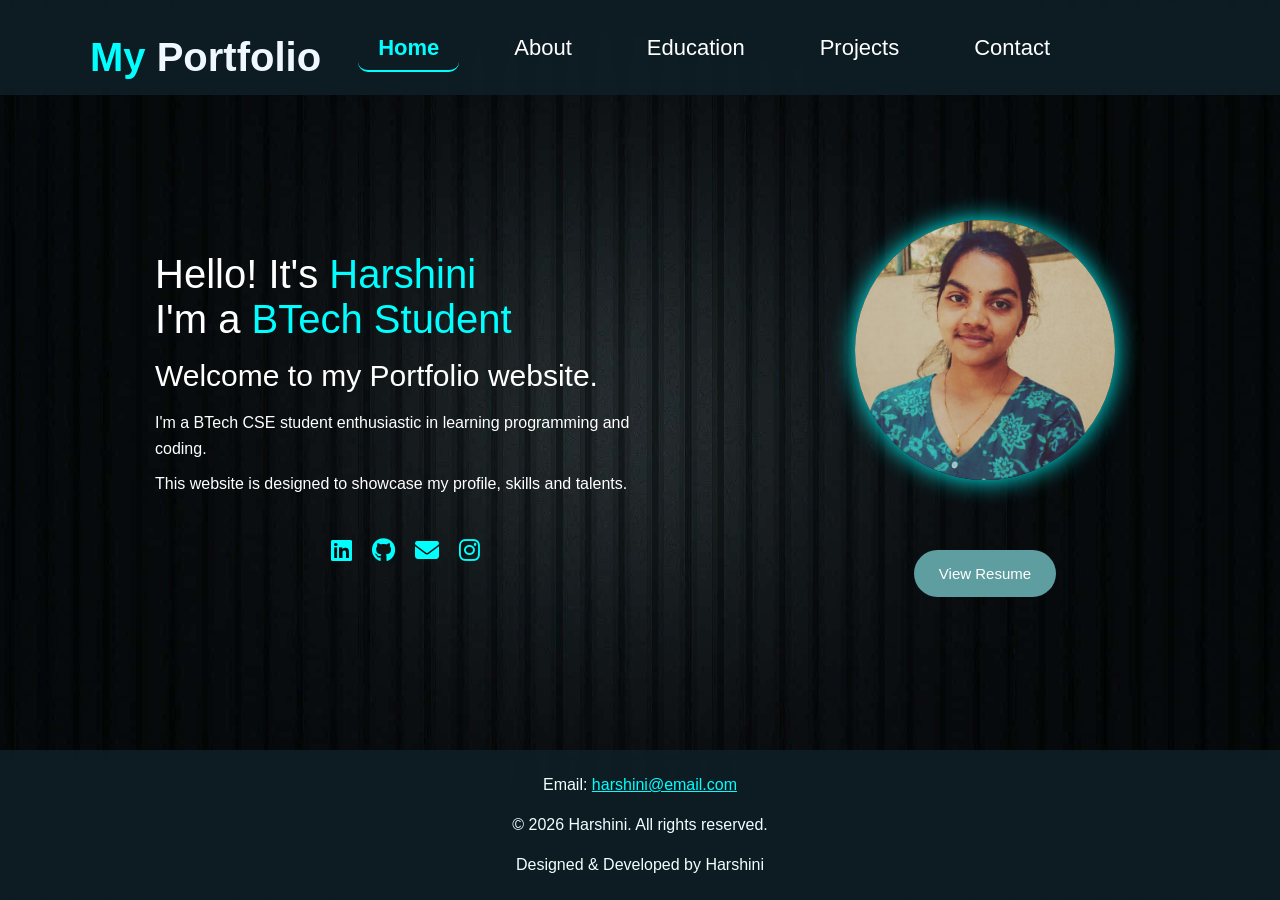
<file: index.html>
<!DOCTYPE html>
<html lang="en">
<head>
    <meta charset="UTF-8">
    <title>My Portfolio</title>
    <meta name="viewport" content = "width=device-width, initial-scale=1.0">
    <link rel="stylesheet" href="home.css">

    <link rel="stylesheet"
     href="https://cdnjs.cloudflare.com/ajax/libs/font-awesome/6.5.0/css/all.min.css">
</head>
<body>

    <nav class="navbar">
        <div class="logo"><span>My </span>Portfolio</div>

        <ul class="nav-links">
            <li><a href="index.html" class="active">Home</a></li>
            <li><a href="about.html">About</a></li>
            <li><a href="education.html">Education</a></li>
            <li><a href="skills.html">Projects</a></li>
            <li><a href="contact.html">Contact</a></li>
        </ul>
    </nav>

    <div class="description">

        <div class="text fade-in">

            <strong>Hello! It's <span>Harshini</span></strong><br>
            <strong>I'm a <span>BTech Student</span></strong>

            <p id="a">Welcome to my Portfolio website.</p>
            <p>I'm a BTech CSE student enthusiastic in learning programming and coding.</p>
            <p>This website is designed to showcase my profile, skills and talents.</p>

            <div class="social-icons">
                <a href="https://www.linkedin.com/in/harshini-vedulla-7b301a3a8" target="_blank"><i class="fab fa-linkedin"></i></a>
                <a href="https://github.com/harshinivsvs" target="_blank"><i class="fab fa-github"></i></a>
                <a href="mailto:harshinivedulla@outlook.com" target="_blank"><i class="fas fa-envelope"></i></a>
                <a href="https://www.instagram.com/harshinivedulla" target="_blank"><i class="fab fa-instagram"></i></a>
            </div>

        </div>

        <div class="image-section fade-in">

            <img src="picportfolio.jpeg" alt="Profile Image">

           <a href="resume/resume.html" target="_blank" class="resume-btn">View Resume</a>

        </div>

    </div>
    <footer class="foot">
        <p>Email: <a href="mailto:harshinivsvs@gmail.com" class="footer-link">harshini@email.com</a></p>
        <p>© 2026 Harshini. All rights reserved.</p>
        <p>Designed & Developed by Harshini</p>
    </footer>
</body>
</html>
</file>
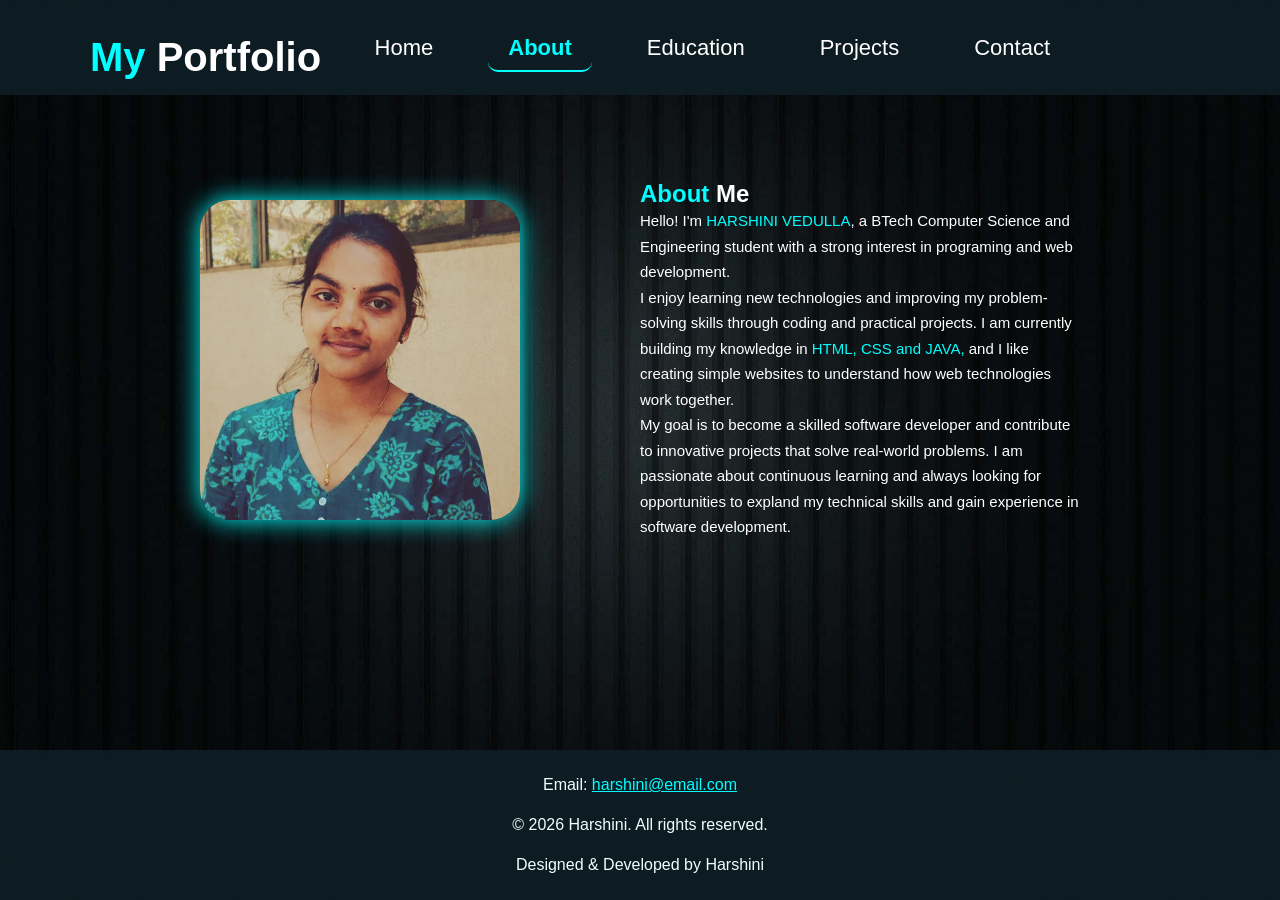
<file: about.html>
<!DOCTYPE html>
<html lang="en">
<head>
    <meta charset="UTF-8">
    <meta name="viewport" content="width=device-width, initial-scale=1.0">
    <title>Document</title>
    <link rel="stylesheet" href="about.css">
</head>
<body style="background-color: black;">
   <nav class="navbar">
        <div class="logo"><span>My </span>Portfolio</div>

        <ul class="nav-links">
            <li><a href="index.html">Home</a></li>
            <li><a href="about.html" class="active">About</a></li>
            <li><a href="education.html">Education</a></li>
            <li><a href="skills.html">Projects</a></li>
            <li><a href="contact.html">Contact</a></li>
        </ul>
    </nav>
    <section class ="aboutme fade-in">
    <div class="image">
        <img src="picportfolio.jpeg">
    </div>
    <div class="text">
            <h1><span>About </span>Me</h1>
            <p>Hello! I'm <span>HARSHINI VEDULLA</span>, a BTech Computer Science and Engineering student with a strong interest in programing and web development. </p><p>I enjoy learning new technologies and improving my problem-solving skills through coding and practical projects.
        I am currently building my knowledge in <span>HTML, CSS and JAVA,</span> and I like creating simple websites to understand how web technologies work together. </p><p> My goal is to become a skilled software developer and contribute to innovative projects that solve real-world problems.
    I am passionate about continuous learning and always looking for opportunities to expland my technical skills and gain experience in software development.</p>
    </div>    
    </section>
     <footer class="foot">
        <p>Email: <a href="mailto:harshinivsvs@gmail.com" class="footer-link">harshini@email.com</a></p>
        <p>© 2026 Harshini. All rights reserved.</p>
        <p>Designed & Developed by Harshini</p>
    </footer>
</body>
</html>
</file>
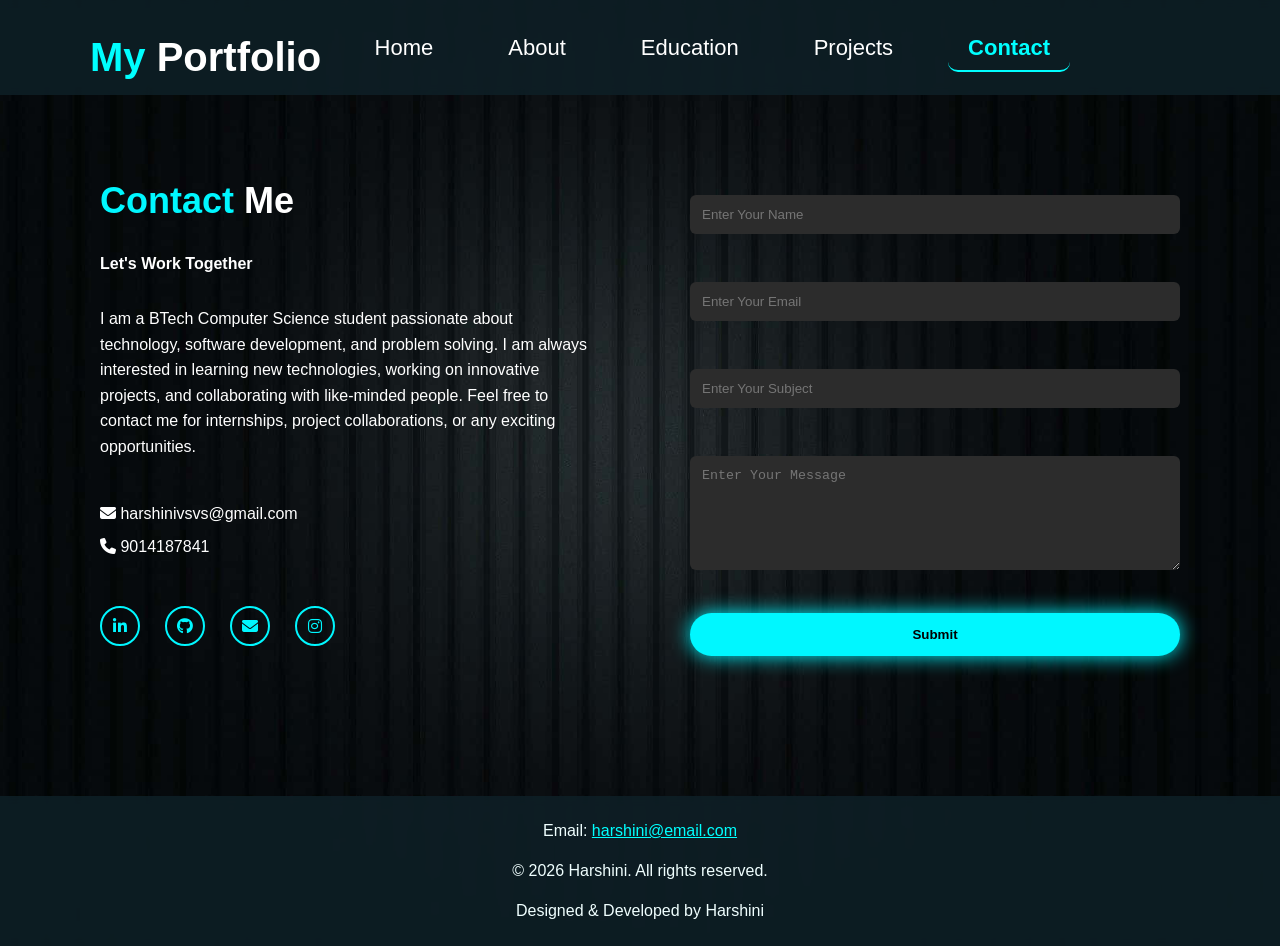
<file: contact.html>
<!DOCTYPE html>
<html lang="en">
<head>
    <meta charset="UTF-8">
    <meta name="viewport" content="width=device-width, initial-scale=1.0">
    <title>Document</title>
    <link rel="stylesheet" href="contact.css">
   
    <link rel="stylesheet"
     href="https://cdnjs.cloudflare.com/ajax/libs/font-awesome/6.5.0/css/all.min.css">
</head>
<body>
   
    <nav class="navbar">
        <div class="logo"><span>My </span>Portfolio</div>

        <ul class="nav-links">
            <li><a href="index.html">Home</a></li>
            <li><a href="about.html">About</a></li>
            <li><a href="education.html">Education</a></li>
            <li><a href="skills.html">Projects</a></li>
            <li><a href="contact.html" class="active">Contact</a></li>
        </ul>
    </nav>
    <section class="contact" id="contact">

    <div class="contact-container fade-in">

        <div class="contact-left">
            <h2><span>Contact </span>Me</h2>

            <h4>Let's Work Together</h4>

            <p>
                I am a BTech Computer Science student passionate about technology,
                software development, and problem solving. I am always interested in
                learning new technologies, working on innovative projects, and
                collaborating with like-minded people.

                Feel free to contact me for internships, project collaborations,
                or any exciting opportunities.
            </p>

            <div class="contact-info">
                <p><i class="fa-solid fa-envelope"></i> harshinivsvs@gmail.com</p>
                <p><i class="fa-solid fa-phone"></i> 9014187841</p>
            </div>

            <div class="social-icons">
                <a href="https://www.linkedin.com/in/harshini-vedulla-7b301a3a8" target="_blank"><i class="fa-brands fa-linkedin-in"></i></a>
                <a href="https://github.com/harshinivsvs" target="_blank"><i class="fa-brands fa-github"></i></a>
                <a href="mailto:harshinivedulla@outlook.com" target="_blank"><i class="fas fa-envelope"></i></a>
                <a href="https://www.instagram.com/harshinivedulla" target="_blank"><i class="fa-brands fa-instagram"></i></a>
               
            </div>

        </div>

        <div class="contact-right">

            <form>
                <input type="text" placeholder="Enter Your Name" required>
                <input type="email" placeholder="Enter Your Email" required>
                <input type="text" placeholder="Enter Your Subject">
                <textarea rows="6" placeholder="Enter Your Message"></textarea>

                <button type="submit">Submit</button>
            </form>

        </div>

    </div>

    </section>
    <footer class="foot">
        <p>Email: <a href="mailto:harshinivsvs@gmail.com" class="footer-link">harshini@email.com</a></p>
        <p>© 2026 Harshini. All rights reserved.</p>
        <p>Designed & Developed by Harshini</p>
    </footer>
</body>
</html>
</file>
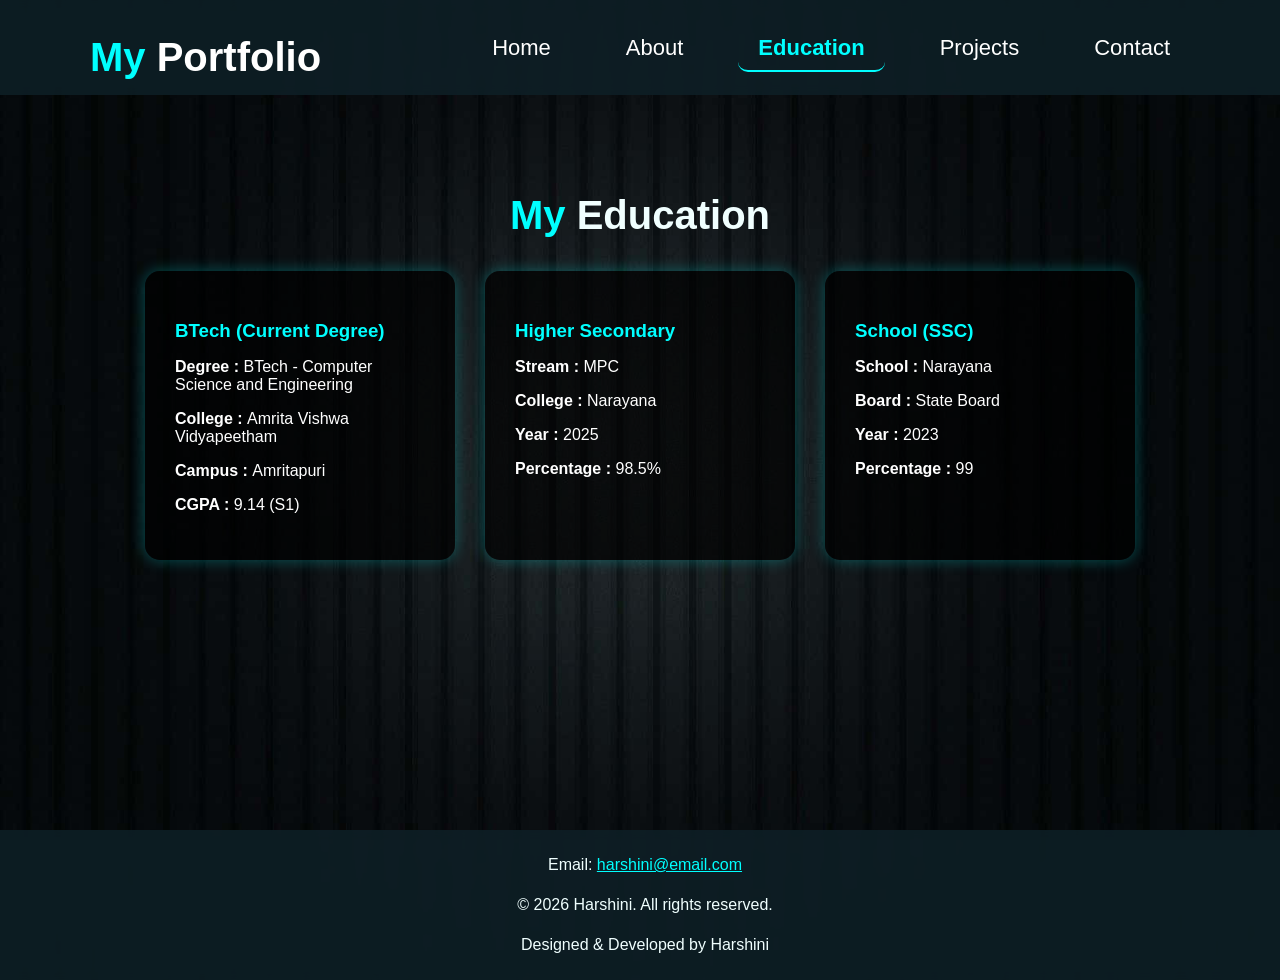
<file: education.html>
<!DOCTYPE html>
<html lang="en">
<head>
    <meta charset="UTF-8">
    <meta name="viewport" content="width=device-width, initial-scale=1.0">
    <title>Document</title>
    <link rel="stylesheet" href="education.css">
</head>
<body>
    
    <nav class="navbar">
        <div class="logo"><span>My </span>Portfolio</div>

        <ul class="nav-links">
            <li><a href="index.html" >Home</a></li>
            <li><a href="about.html">About</a></li>
            <li><a href="education.html" class="active">Education</a></li>
            <li><a href="skills.html">Projects</a></li>
            <li><a href="contact.html">Contact</a></li>
        </ul>
    </nav>
    
    <section class="education-section fade-in">
        <h2 class="education-title"><span>My </span>Education</h2>
        <div class="education-container">
            <div class="edu-card">
                <h3>BTech (Current Degree)</h3>
                    <p><strong>Degree : </strong> BTech - Computer Science and Engineering</p>
                    <p><strong>College : </strong> Amrita Vishwa Vidyapeetham</p>
                    <p><strong>Campus : </strong> Amritapuri</p>
                    <p><strong>CGPA : </strong> 9.14 (S1)</p>
            </div>

            <div class="edu-card">
                <h3>Higher Secondary</h3>
                    <p><strong>Stream : </strong> MPC</p>
                    <p><strong>College : </strong> Narayana</p>
                    <p><strong>Year : </strong> 2025</p>
                    <p><strong>Percentage : </strong> 98.5%</p>
            </div>

            <div class="edu-card">
                <h3>School (SSC)</h3>
                    <p><strong>School : </strong> Narayana</p>
                    <p><strong>Board : </strong> State Board</p>
                    <p><strong>Year : </strong> 2023</p>
                    <p><strong>Percentage : </strong> 99</p>
            </div>
        </div>
    </section>
    <footer class="foot">
        <p>Email: <a href="mailto:harshinivsvs@gmail.com" class="footer-link">harshini@email.com</a></p>
        <p>© 2026 Harshini. All rights reserved.</p>
        <p>Designed & Developed by Harshini</p>
    </footer>
</body>
</html>
</file>
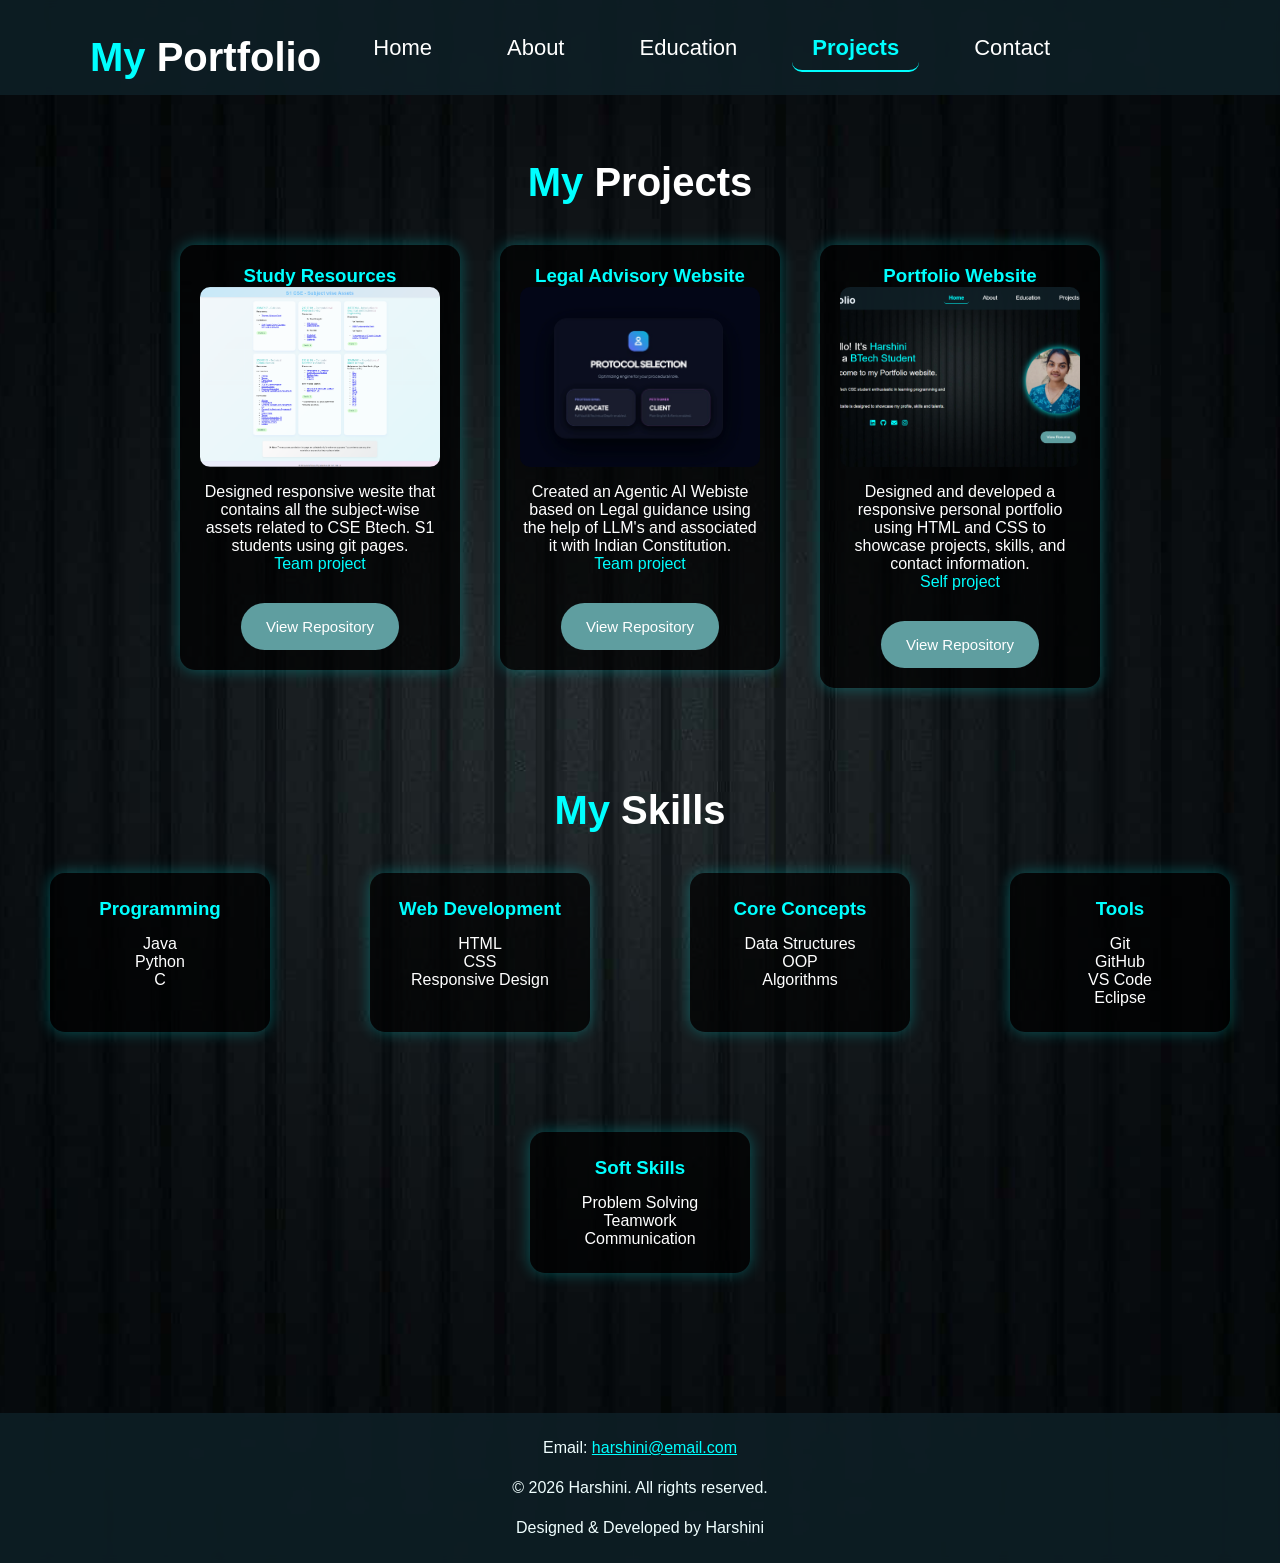
<file: skills.html>
<!DOCTYPE html>
<html lang="en">
<head>
    <meta charset="UTF-8">
    <meta name="viewport" content="width=device-width, initial-scale=1.0">
    <title>Document</title>
    <link rel="stylesheet" href="skills.css">
</head>
<body>
    
    <nav class="navbar">
        <div class="logo"><span>My </span>Portfolio</div>

        <ul class="nav-links">
            <li><a href="index.html" >Home</a></li>
            <li><a href="about.html">About</a></li>
            <li><a href="education.html">Education</a></li>
            <li><a href="skills.html" class="active">Projects</a></li>
            <li><a href="contact.html">Contact</a></li>
        </ul>
    </nav>
    <section class="projects fade-in">

    <h2 class="projects-title"><span>My </span>Projects</h2>

    <div class="project-container">

    <div class="project-card">
        <h3><span>Study Resources</span></h3>
        <img src="project1.png" alt="Eduactional assets">
        <p>Designed responsive wesite that contains all the subject-wise assets related to CSE Btech. S1 students using git pages.</p>
        <p><span>Team project</span></p>
        <a href="https://github.com/TulasiLasya/AVP-Project/tree/main" target="_blank" class="repo-btn">View Repository</a>
    </div>


    <div class="project-card">
        <h3><span>Legal Advisory Website</span></h3>
        <img src="project2.jpeg" alt="Lex Track">
        <p>Created an Agentic AI Webiste based on Legal guidance using the help of LLM's and associated it with Indian Constitution.</p>
        <p><span>Team project</span></p>
        <a href="https://github.com/epochon/OmniBots.git" target="_blank" class="repo-btn">View Repository</a>
    </div>


    <div class="project-card">
        <h3><span>Portfolio Website</span></h3>
        <img src="project3.png" alt="Portfolio">
        <p>Designed and developed a responsive personal portfolio using HTML and CSS to showcase projects, skills, and contact information.</p>
        <p><span>Self project</span></p>
        <a href="https://github.com/harshinivsvs/Portfolio" target="_blank" class="repo-btn">View Repository</a>
    </div>

    </div>

    </section>
        <section class="skills-section fade-in">

        <h2 class="skills-title"><span>My </span>Skills</h2>

        <div class="skills-container">

        <div class="skill-box">
            <h3>Programming</h3>
            <p>Java</p>
            <p>Python</p>
            <p>C</p>
        </div>

        <div class="skill-box">
            <h3>Web Development</h3>
            <p>HTML</p>
            <p>CSS</p>
            <p>Responsive Design</p>
        </div>

        <div class="skill-box">
            <h3>Core Concepts</h3>
            <p>Data Structures</p>
            <p>OOP</p>
            <p>Algorithms</p>
        </div>

        <div class="skill-box">
            <h3>Tools</h3>
            <p>Git</p>
            <p>GitHub</p>
            <p>VS Code</p>
            <p>Eclipse</p>
        </div>

        <div class="skill-box">
            <h3>Soft Skills</h3>
            <p>Problem Solving</p>
            <p>Teamwork</p>
            <p>Communication</p>
        </div>

    </div>
    </section>
     <footer class="foot">
        <p>Email: <a href="mailto:harshinivsvs@gmail.com" class="footer-link">harshini@email.com</a></p>
        <p>© 2026 Harshini. All rights reserved.</p>
        <p>Designed & Developed by Harshini</p>
    </footer>
</body>
</html>
</file>
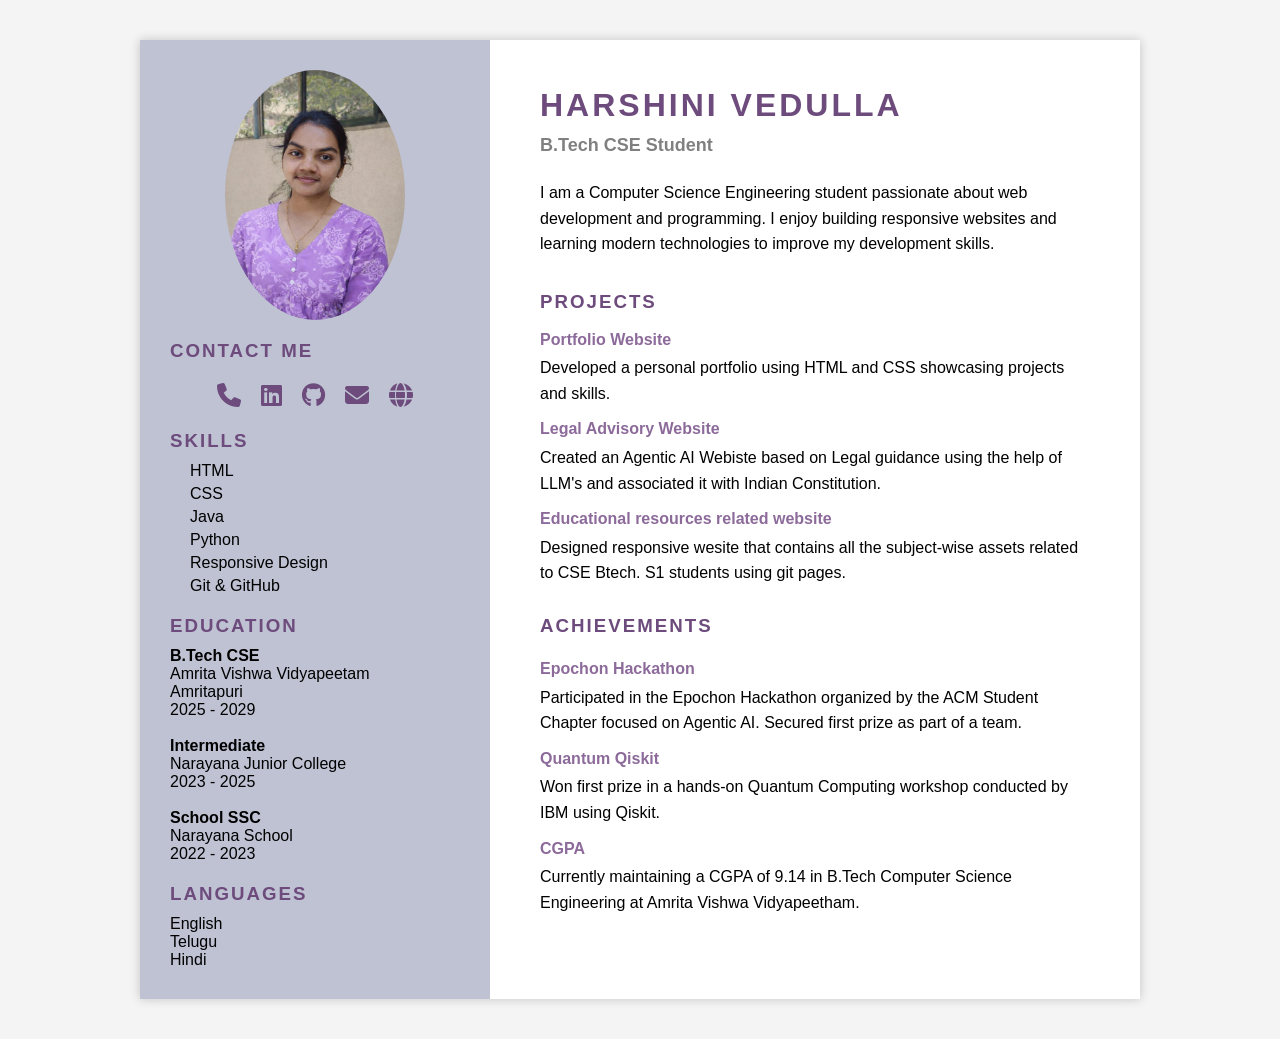
<file: resume/resume.html>
<!DOCTYPE html>
<html lang="en">
<head>
    <meta charset="UTF-8">
    <meta name="viewport" content="width=device-width, initial-scale=1.0">
    <title>Document</title>
    <link rel="stylesheet" href="resume.css">
</head>
<body>
    <!DOCTYPE html>
<html lang="en">
<head>
<meta charset="UTF-8">
<meta name="viewport" content="width=device-width, initial-scale=1.0">
<title>Harshini Resume</title>
<link rel="stylesheet" href="resume.css">
<link rel="stylesheet" href="https://cdnjs.cloudflare.com/ajax/libs/font-awesome/6.5.0/css/all.min.css">
</head>

<body>

<div class="container">

    <div class="left">

        <div class="profile">
            <img src="../resumepic.jpeg" alt="profile">
        </div>

        <div class="contact">
            <h3>CONTACT ME</h3>
            <div class="social-icons">
                <a href="tel:+919014187841"><i class="fa-solid fa-phone"></i></a>
                <a href="https://www.linkedin.com/in/harshini-vedulla-7b301a3a8" target="_blank"><i class="fab fa-linkedin"></i></a>
                <a href="https://github.com/harshinivsvs" target="_blank"><i class="fab fa-github"></i></a>
                <a href="mailto:harshinivedulla@outlook.com" target="_blank"><i class="fas fa-envelope"></i></a>
                <a href="https://harshinivsvs.github.io/Portfolio/" target="_blank"><i class="fa-solid fa-globe"></i></a>
            </div>
        </div>

        <div class="skills">
            <h3>SKILLS</h3>
            <ul style="list-style-type: none;">
                <li>HTML</li>
                <li>CSS</li>
                <li>Java</li>
                <li>Python</li>
                <li>Responsive Design</li>
                <li>Git & GitHub</li>
            </ul>
        </div>

        <div class="education">
            <h3>EDUCATION</h3>

            <p><b>B.Tech CSE</b></p>
            <p>Amrita Vishwa Vidyapeetam</p>
            <p>Amritapuri</p>
            <p>2025 - 2029</p>

            <br>

            <p><b>Intermediate</b></p>
            <p>Narayana Junior College</p>
            <p>2023 - 2025</p>

            <br>

            <p><b>School SSC</b></p>
            <p>Narayana School</p>
            <p>2022 - 2023</p>
        </div>

        <div class="language">
            <h3>LANGUAGES</h3>
            <p>English</p>
            <p>Telugu</p>
            <p>Hindi</p>
        </div>

    </div>

    <div class="right">

        <div class="header">
            <h1>HARSHINI VEDULLA</h1>
            <h2>B.Tech CSE Student</h2>
        </div>

        <div class="about">
            <p>
            I am a Computer Science Engineering student passionate about web development
            and programming. I enjoy building responsive websites and learning modern
            technologies to improve my development skills.
            </p>
        </div>

        <div class="projects">
            <h3>PROJECTS</h3>

            <h4>Portfolio Website</h4>
            <p>Developed a personal portfolio using HTML and CSS showcasing projects and skills.</p>

            <h4>Legal Advisory Website</h4>
            <p>Created an Agentic AI Webiste based on Legal guidance using the help of LLM's and associated it with Indian Constitution.</p>

            <h4>Educational resources related website</h4>
            <p>Designed responsive wesite that contains all the subject-wise assets related to CSE Btech. S1 students using git pages.</p>
        </div>
        <div class="activities">
            <h3>ACHIEVEMENTS</h3>
            <h4>Epochon Hackathon</h4>
            <p>Participated in the Epochon Hackathon organized by the ACM Student Chapter focused on Agentic AI. Secured first prize as part of a team.</p>
            <h4>Quantum Qiskit</h4>
            <p>Won first prize in a hands-on Quantum Computing workshop conducted by IBM using Qiskit.</p>
            <h4>CGPA</h4>
            <p>Currently maintaining a CGPA of 9.14 in B.Tech Computer Science Engineering at Amrita Vishwa Vidyapeetham.</p>
        </div>

    </div>

</div>

</body>
</html>
</file>
<file: home.css>
* {
    margin: 0;
    padding: 0;
    box-sizing: border-box;
}

body {
    margin: 0;
    font-family: Arial, sans-serif;
    background: linear-gradient(to right, #0f2027, #203a43, #2c5364);
    color: white;
    background-image: url("Homebackground.jpg");
    background-size: cover;
    background-position: center;
    padding-top: 80px;
    background-repeat: no-repeat;
    background-attachment: fixed;
    min-height: 100vh;
    display: flex;
    flex-direction: column;
}

.navbar {
    display: flex;
    justify-content: space-between;
    align-items: center;
    padding: 15px 60px;
    position: fixed;
    top: 0;
    left: 0;
    width: 100%;
    background: rgba(15,32,39,0.85);
    backdrop-filter: blur(6px);
    z-index:1000;
}
.navbar span{
    color:aqua;
}

.logo {
    font-size: 40px;
    font-weight: bold;
    color:aliceblue;
    padding-left: 30px;
    padding-top: 20px;
}

.nav-links {
    list-style: none;
    display: flex;
    gap: 35px;
    margin-right: 150px;
}

.nav-links a {
    text-decoration: none;
    padding: 10px 20px;
    color: white;
    font-size: 22px;
    transition: 0.3s;
    border-radius: 10px;
}

.nav-links a:hover {
    color: aqua;
    transform: translateY(-3px);
    text-decoration: underline;
}
.nav-links a.active{
    color: aqua;
    font-weight: bold;
    border-bottom: 2px solid aqua;
}

.description {
    display: flex;
    justify-content: space-around;
    align-items: center;
    margin-top: 80px;
    padding: 60px;
    margin-bottom: 50px;
}

.text {
    max-width: 500px;
}

.text strong {
    font-size: 40px;
    font-weight: lighter;
}

.text span {
    color: aqua;
}

#a {
    font-size: 30px;
}

.text p {
    margin-top: 10px;
    line-height: 1.6;
}

.social-icons {
    margin-top: 40px;
    display: flex;
    justify-content: center;
    gap: 20px;
}

.social-icons a {
    color: aqua;
    font-size: 24px;
    transition: 0.3s;
}

.social-icons a:hover {
    color: white;
}

.image-section {
    display: flex;
    flex-direction: column;
    align-items: center;
    width: 280px;
    height: auto;    
}

.image-section img {
    
    object-fit: cover;
    width:260px;
    height:260px;
    object-fit:cover;
    border-radius:50%;
    box-shadow: 0 0 25px aqua;
    margin-bottom: 40px;
    
}

.resume-btn {
    background-color: cadetblue;
    margin-top: 30px;
    color:white;
    text-decoration: none;
    display: inline-block;
    padding: 15px 25px;
    font-size: 15px;
    border-radius: 28px;

}
.resume-btn:hover{
    transform:translateY(-8px);
    box-shadow:0 0 25px aqua;
    background-color:white;
    color:grey;
}

.fade-in{
    animation: fadeInUp 1s ease forwards;
}

.foot{
    display: flex;
    flex-direction: column;
    justify-content: center;
    align-items: center;
    line-height: 2.5;
    padding: 15px 5px;
    width: 100%;
    background: rgba(15,32,39,0.85);
    backdrop-filter: blur(6px);
    margin-top: auto;
    color: azure;
}
.footer-link{
    color: aqua;
}

@keyframes fadeInUp {
    from{
        opacity:0;
        transform:translateY(80px);
    }
    to{
        opacity:1;
        transform:translateY(0);
    }
}

@media (max-width:768px){

.navbar{
    flex-direction: column;
    align-items: center;
    padding: 20px 0;
}

.logo{
    font-size: 32px;
}

.nav-links{
    flex-direction: column;
    gap: 22px;
    margin: 10px 0;
}

.nav-links a{
    font-size: 18px;
}

.description{
    flex-direction: column;
    align-items: center;
    text-align: center;
    margin-top: 220px;
    padding: 20px;
}

.text{
    max-width: 90%;
}

.text strong{
    font-size: 30px;
}

#a{
    font-size: 24px;
}

.image-section{
    margin-top: 30px;
}

.image-section img{
    width: 200px;
    height: 200px;
}

.resume-btn{
    margin-top: 20px;
}

.social-icons{
    gap: 15px;
}
}
</file>
<file: about.css>
* {
    margin: 0;
    padding: 0;
    box-sizing: border-box;
}
.navbar {
    display: flex;
    justify-content: space-between;
    align-items: center;
    padding: 15px 60px;
    position: fixed;
    top: 0;
    left: 0;
    width: 100%;
    background: rgba(15,32,39,0.85);
    backdrop-filter: blur(6px);
    z-index:1000;
}

.navbar span{
    color:aqua;
}

.logo {
    font-size: 40px;
    font-weight: bold;
    color: white;
    padding-left: 30px;
    padding-top: 20px;
}

.nav-links {
    list-style: none;
    display: flex;
    gap: 35px;
    margin-right: 150px;
}

.nav-links a {
    text-decoration: none;
    padding: 10px 20px;
    color: white;
    font-size: 22px;
    transition: 0.3s;
    border-radius: 10px;
}

.nav-links a:hover {
    color: aqua;
    transform: translateY(-3px);
    text-decoration: underline;
}

.nav-links a.active{
    color: aqua;
    font-weight: bold;
    border-bottom: 2px solid aqua;
}
body{
   background-image: url("Homebackground.jpg");
    background-size: cover;
    background-position: center;
    padding-top: 80px;
    font-family: Arial, sans-serif;
    min-height: 100vh;
    overflow-x: hidden;
    display: flex;
    flex-direction: column;
}

.aboutme{
    display:flex;
    align-items:center;
    justify-content:center;
    gap:60px;
    padding-top:100px; 
    padding-left:60px;
    padding-right:60px;
    font-family: Arial, sans-serif;
    margin-bottom: 150px;
}

.image{
    width: 320px;
    height: 320px;
    height: auto;
    border-radius: 30px;
    display: flex;
    justify-content: center;
    align-items: center;
    box-shadow: 0 0 25px aqua;
}

.image img{
    width:320px;
    height:320px;
    object-fit:cover;
    border-radius:30px;  
}

.text{
    max-width:500px;
    color:white;
    padding-left: 60px;
}

.text p{
    line-height:1.7;
    font-size:15px;
}

.text span{
    color:aqua;
}

.fade-in{
    animation: fadeInUp 1s ease forwards;
}

.foot{
     display: flex;
     flex-direction: column;
    justify-content: center;
    align-items: center;
    line-height: 2.5;
    padding: 15px 5px;
    width: 100%;
    background: rgba(15,32,39,0.85);
    backdrop-filter: blur(6px);
    margin-top: auto;
    color: azure;
}
.footer-link{
    color: aqua;
}

@keyframes fadeInUp {
    from{
        opacity:0;
        transform:translateY(80px);
    }
    to{
        opacity:1;
        transform:translateY(0);
    }
}

@media (max-width:768px){

.navbar{
    flex-direction:column;
    align-items:center;
    padding:10px;
}
.logo{
    font-size:30px;
    padding:10px 0;
}
.nav-links{
    flex-direction:column;
    gap:20px;
    margin-right:0;
}

.aboutme{
    flex-direction:column;
    text-align:center;
    padding:120px 20px 40px 0px;
    gap:80px;
    margin-top: 170px;
}

.image img{
    width:220px;
    height:220px;
}

.text{
    max-width:90%;
}
}
</file>
<file: contact.css>
* {
    margin: 0;
    padding: 0;
    box-sizing: border-box;
}

.navbar {
    display: flex;
    justify-content: space-between;
    align-items: center;
    padding: 15px 60px;
    position: fixed;
    top: 0;
    left: 0;
    width: 100%;
     background: rgba(15,32,39,0.85);
    backdrop-filter: blur(6px);
    z-index:1000;
}
.navbar span{
    color:aqua;
}

.logo {
    font-size: 40px;
    font-weight: bold;
    color: white;
    padding-left: 30px;
    padding-top: 20px;
    
}

.nav-links {
    list-style: none;
    display: flex;
    gap: 35px;
    margin-right: 150px;
}

.nav-links a {
    text-decoration: none;
    padding: 10px 20px;
    color: white;
    font-size: 22px;
    transition: 0.3s;
    border-radius: 10px;
}

.nav-links a:hover {
    color: aqua;
    transform: translateY(-3px);
    text-decoration: underline;
}
.nav-links a.active{
    color: aqua;
    font-weight: bold;
    border-bottom: 2px solid aqua;
}
body{
    background-image: url("Homebackground.jpg");
    background-size: cover;
    background-position: center;
    padding-top: 80px;
    font-family: Arial, sans-serif;
}
.contact{
    color:white;
    margin-bottom: 40px;
    
}

.contact-container{
    display:flex;
    justify-content:space-between;
    gap:100px;
    padding:100px 100px;
    flex-wrap:wrap;
}

.contact-left{
    flex:1;
    min-width:300px;
    display:flex;
    flex-direction:column;
    gap:18px;
}

.contact-left h2{
    font-size:36px;
}

.contact-left span{
    color:#00f7ff;
}

.contact-left h4{
    margin-top:15px;
}

.contact-left p{
    margin:15px 0;
    line-height:1.6;
}

.contact-info p{
    margin:8px 0;
}

.social-icons{
    margin-top:20px;
    display:flex;
    gap:15px;
}

.social-icons a{
    display:inline-flex;
    justify-content:center;
    align-items:center;
    width:40px;
    height:40px;
    border:2px solid #00f7ff;
    border-radius:50%;
    color:#00f7ff;
    margin-right:10px;
    text-decoration:none;
    transition:0.3s;
}

.social-icons a:hover{
    background:#00f7ff;
    color:black;
}

.contact-right{
    flex:1;
    width:100%;
}

.contact-right form{
    display:flex;
    flex-direction:column;
    gap:18px;
}

.contact-right input,
.contact-right textarea{
    margin-top: 15px;
    margin-bottom:15px;
    padding:12px;
    border:none;
    border-radius:6px;
    background:#2c2c2c;
    color:white;
    width:100%;
}

.contact-right button{
    margin-top: 10px;
    padding:14px;
    border:none;
    border-radius:30px;
    background:#00f7ff;
    color:black;
    font-weight:bold;
    cursor:pointer;
    box-shadow:0 0 20px #00f7ff;
}

.fade-in{
    animation: fadeInUp 1s ease forwards;
}

.foot{
    display: flex;
    flex-direction: column;
    justify-content: center;
    align-items: center;
    line-height: 2.5;
    padding: 15px 5px;
    width: 100%;
    background: rgba(15,32,39,0.85);
    backdrop-filter: blur(6px);
    margin-top: auto;
    color: azure;
}
.footer-link{
    color: aqua;
}

@keyframes fadeInUp {
    from{
        opacity:0;
        transform:translateY(80px);
    }
    to{
        opacity:1;
        transform:translateY(0);
    }
}

@media (max-width:768px){
.navbar{
    flex-direction: column;
    align-items: center;
    padding: 20px 5px;
}

.logo{
    font-size: 32px;
}

.nav-links{
    flex-direction: column;
    gap: 22px;
    margin: 10px 0;
}

.nav-links a{
    font-size: 18px;
}

.contact{
    padding:120px 20px 60px;
}

.contact-container{
    flex-direction:column;
    align-items:center;
    padding:120px 0px;
}


.contact-left,
.contact-right{
    width:70%;
    text-align:center;
}

.social-icons{
    display:flex;
    justify-content:center;
}

.contact-right form{
    width:100%;
}

.contact-right input,
.contact-right textarea{
    width:100%;
}

.contact-right button{
    width:100%;
}
}
</file>
<file: education.css>
.navbar {
    display: flex;
    justify-content: space-between;
    align-items: center;
    padding: 15px 60px;
    position: fixed;
    top: 0;
    left: 0;
    width: 100%;
    background: rgba(15,32,39,0.85);
    backdrop-filter: blur(6px);
    z-index:1000;
}
.navbar span{
    color:aqua;
}

.logo {
    font-size: 40px;
    font-weight: bold;
    color: white;
    padding-left: 30px;
    padding-top: 20px;
    
}

.nav-links {
    list-style: none;
    display: flex;
    gap: 35px;
    margin-right: 150px;
}

.nav-links a {
    text-decoration: none;
    padding: 10px 20px;
    color: white;
    font-size: 22px;
    transition: 0.3s;
    border-radius: 10px;
}

.nav-links a:hover {
    color: aqua;
    transform: translateY(-3px);
    text-decoration: underline;
}
.nav-links a.active{
    color: aqua;
    font-weight: bold;
    border-bottom: 2px solid aqua;
}
.education-title span{
    color:aqua;
}
body{
    background-image: url("Homebackground.jpg");
    background-size: cover;
    background-position: center;
    padding-top: 80px;
    font-family: Arial, sans-serif;
    min-height: 100vh;
    display: flex;
    flex-direction: column;
    margin: 0;
    flex: 1;
}

.education-section{
    padding:80px 50px;
    padding-bottom: 80px;

}
.education-title{
    width:100%;
    text-align:center;
    font-size:40px;
    color:azure;
}

.education-container{
    display:flex;
    justify-content:center;
    gap:30px;
    flex-wrap:wrap;
}

.edu-card{
    background-color:rgba(0,0,0,0.7);
    border-radius:15px;
    padding:30px;
    width:250px;
    color:white;
    box-shadow:0 0 15px rgba(0,255,255,0.3);
    transition:0.3s;
    gap:40px;
}

.edu-card h3{
    color:aqua;
    margin-bottom:15px;
}

.edu-card:hover{
    transform:translateY(-8px);
    box-shadow:0 0 25px aqua;
}

.fade-in{
    animation: fadeInUp 1s ease forwards;
}

.foot{
    display: flex;
    flex-direction: column;
    justify-content: center;
    align-items: center;
    line-height: 0.5;
    padding: 15px 5px;
    width: 100%;
    background: rgba(15,32,39,0.85);
    backdrop-filter: blur(6px);
    margin-top: auto;
    color: azure;
}
.footer-link{
    color: aqua;
}

@keyframes fadeInUp {
    from{
        opacity:0;
        transform:translateY(80px);
    }
    to{
        opacity:1;
        transform:translateY(0);
    }
}

@media (max-width:768px){
.navbar{
    flex-direction: column;
    align-items: center;
    padding: 20px 0;
}

.logo{
    font-size: 32px;
}

.nav-links{
    flex-direction: column;
    gap: 22px;
    margin: 10px 0;
}

.nav-links a{
    font-size: 18px;
}
.education-title{
    flex-direction:column;
    align-items:center;
    margin-top: 150px;
}
.education-section{
    flex-direction:column;
    align-items:center;
    margin-top: 60px;
}

.edu-card{
    width:90%;
}
}
</file>
<file: skills.css>
* {
    margin: 0;
    padding: 0;
    box-sizing: border-box;
}

.navbar{
    display:flex;
    justify-content:space-between;
    align-items:center;
    padding:15px 60px;
    position:fixed;
    top:0;
    left:0;
    width:100%;
    background:rgba(15,32,39,0.85);
    backdrop-filter:blur(6px);
    z-index:1000;
}

.navbar span{
    color:aqua;
}

.logo{
    font-size:40px;
    font-weight:bold;
    color:white;
    padding-left:30px;
    padding-top:20px;
}

.nav-links{
    list-style:none;
    display:flex;
    gap:35px;
    margin-right:150px;
}

.nav-links a{
    text-decoration:none;
    padding:10px 20px;
    color:white;
    font-size:22px;
    transition:0.3s;
    border-radius:10px;
}

.nav-links a:hover{
    color:aqua;
    transform:translateY(-3px);
    text-decoration:underline;
}

.nav-links a.active{
    color:aqua;
    font-weight:bold;
    border-bottom:2px solid aqua;
}

body{
    background-image:url("Homebackground.jpg");
    background-size:cover;
    background-position:center;
    padding-top:80px;
    font-family:Arial,sans-serif;
    min-height: 100vh;
    display: flex;
    flex-direction: column;
}

.projects{
    padding:40px 40px;
    text-align:center;
}

.projects-title{
    font-size:40px;
    color:white;
    margin-bottom:40px;

}

.projects-title span{
    color:aqua;
}

.project-container{
    display:flex;
    justify-content:center;
    align-items:flex-start;
    gap:40px;
    flex-wrap:wrap;
    max-width:1100px;
    margin:auto;
}
.project-card{
    background:rgba(0,0,0,0.7);
    width:280px;
    padding:20px;
    border-radius:15px;
    color:white;
    box-shadow:0 0 15px rgba(0,255,255,0.3);
    transition:0.3s;
    text-align:center;
}

.project-card span{
    color: aqua;
}

.project-card img{
    width:100%;
    height:180px;
    object-fit:cover;
    border-radius:10px;
    margin-bottom:12px;
}
.projects{
    margin-top:40px;
}

.project-box{
    background:rgba(0,0,0,0.7);
    border-radius:15px;
    padding:20px;
    width:280px;
    color:white;
    box-shadow:0 0 15px rgba(0,255,255,0.3);
    transition:0.3s;
}

.project-box:hover{
    transform:translateY(-8px);
    box-shadow:0 0 25px aqua;
}

.project-box img{
    width:100%;
    border-radius:10px;
    margin-bottom:15px;
}

.project-box h3{
    color:aqua;
    margin-bottom:10px;
}

.project-box p{
    font-size:14px;
    line-height:1.5;
    margin-bottom:15px;
}

.project-box a{
    text-decoration:none;
    color:black;
    background:aqua;
    padding:8px 15px;
    border-radius:6px;
    font-weight:bold;
    display:inline-block;
}
.repo-btn {
    background-color: cadetblue;
    margin-top: 30px;
    color: white;
    text-decoration: none;
    display: inline-block;
    padding: 15px 25px;
    font-size: 15px;
    border-radius: 28px;
}
.repo-btn:hover{
   transform:translateY(-8px);
    box-shadow:0 0 25px aqua;
    background-color:white;
    color:grey
}


.skills-section{
    padding:60px 40px;
    text-align:center;
    margin-bottom: 80px;
}

.skills-title{
    font-size:40px;
    color:white;
    margin-bottom:40px;
}

.skills-title span{
    color:aqua;
}

.skills-container{
    display:flex;
    justify-content:center;
    gap:100px;
    flex-wrap:wrap;
}

.skill-box{
    background:rgba(0,0,0,0.7);
    border-radius:15px;
    padding:25px;
    width:220px;
    color:white;
    box-shadow:0 0 15px rgba(0,255,255,0.3);
    transition:0.3s;
}

.skill-box h3{
    color:aqua;
    margin-bottom:15px;
}

.skill-box:hover{
    transform:translateY(-8px);
    box-shadow:0 0 25px aqua;
}

.fade-in{
    animation: fadeInUp 1s ease forwards;
}

.foot{
    display: flex;
    flex-direction: column;
    justify-content: center;
    align-items: center;
    line-height: 2.5;
    padding: 15px 5px;
    width: 100%;
    background: rgba(15,32,39,0.85);
    backdrop-filter: blur(6px);
    margin-top: auto;
    color: azure;
}
.footer-link{
    color: aqua;
}

@keyframes fadeInUp {
    from{
        opacity:0;
        transform:translateY(80px);
    }
    to{
        opacity:1;
        transform:translateY(0);
    }
}

@media (max-width:768px){

.navbar{
    flex-direction:column;
    align-items:center;
    padding:20px 0;
}

.logo{
    font-size:32px;
}

.nav-links{
    flex-direction:column;
    gap:22px;
    margin:10px 0;
}

.nav-links a{
    font-size:18px;
}

.projects{
    margin-top: 200px;
}
.projects-container{
    flex-direction:column;
    align-items:center;
}

.project-box{
    width:90%;
}

.skills-section{
    margin-top:120px;
}

.skills-container{
    flex-direction:column;
    align-items:center;
}

.skill-box{
    width:90%;
}
}
</file>
<file: resume/resume.css>
*{
    margin:0;
    padding:0;
    box-sizing:border-box;
    font-family: Arial, sans-serif;
}

body{
    background:#f4f4f4;
}

.container{
    width:90%;
    max-width:1000px;
    margin:40px auto;
    display:flex;
    background:white;
    box-shadow:0 0 10px rgba(0,0,0,0.2);
}
.container h3{
    color:#6d4b7c
}
.container h4{
    color:#8c6a9a;
}

.left{
    width:35%;
    background:#bfc2d3;
    padding:30px;
}

.profile img{
    width:180px;
    height:250px;
    border-radius:50%;
    display:block;
    margin:auto;
    margin-bottom:20px;
}

.social-icons {
    margin-top: 20px;
    display: flex;
    justify-content: center;
    gap: 20px;
}

.social-icons a {
    color:#6d4b7c;
    font-size: 24px;
    transition: 0.3s;
}

.social-icons a:hover {
    color:mediumpurple;
}
.left h3{
    margin-top:20px;
    margin-bottom:10px;
    letter-spacing:2px;
}

.left ul{
    padding-left:20px;
}

.left li{
    margin-bottom:5px;
}

.right{
    width:65%;
    padding:40px 50px;
    line-height:1.6;
}
.right h3{
    margin-top:25px;
    margin-bottom:10px;
    letter-spacing:2px;
}

.right h4{
    margin-top:10px;
    margin-bottom:3px;
}

.right p{
    margin-bottom:8px;
}

.header h1{
    font-size:32px;
    letter-spacing:3px;
    color:#6d4b7c;
}

.header h2{
    font-size:18px;
    color:gray;
    margin-bottom:20px;
}

.about{
    margin-bottom:30px;
    line-height:1.6;
}

.projects, .activities h3{
    margin-bottom:15px;
}

.projects, .activities h4{
    margin-top:10px;
}

@media (max-width:768px){

.container{
    flex-direction:column;
}

.left{
    width:100%;
    text-align:center;
}

.right{
    width:100%;
    padding:25px;
}

.header h1{
    font-size:24px;
}

.header h2{
    font-size:16px;
}

}
</file>
